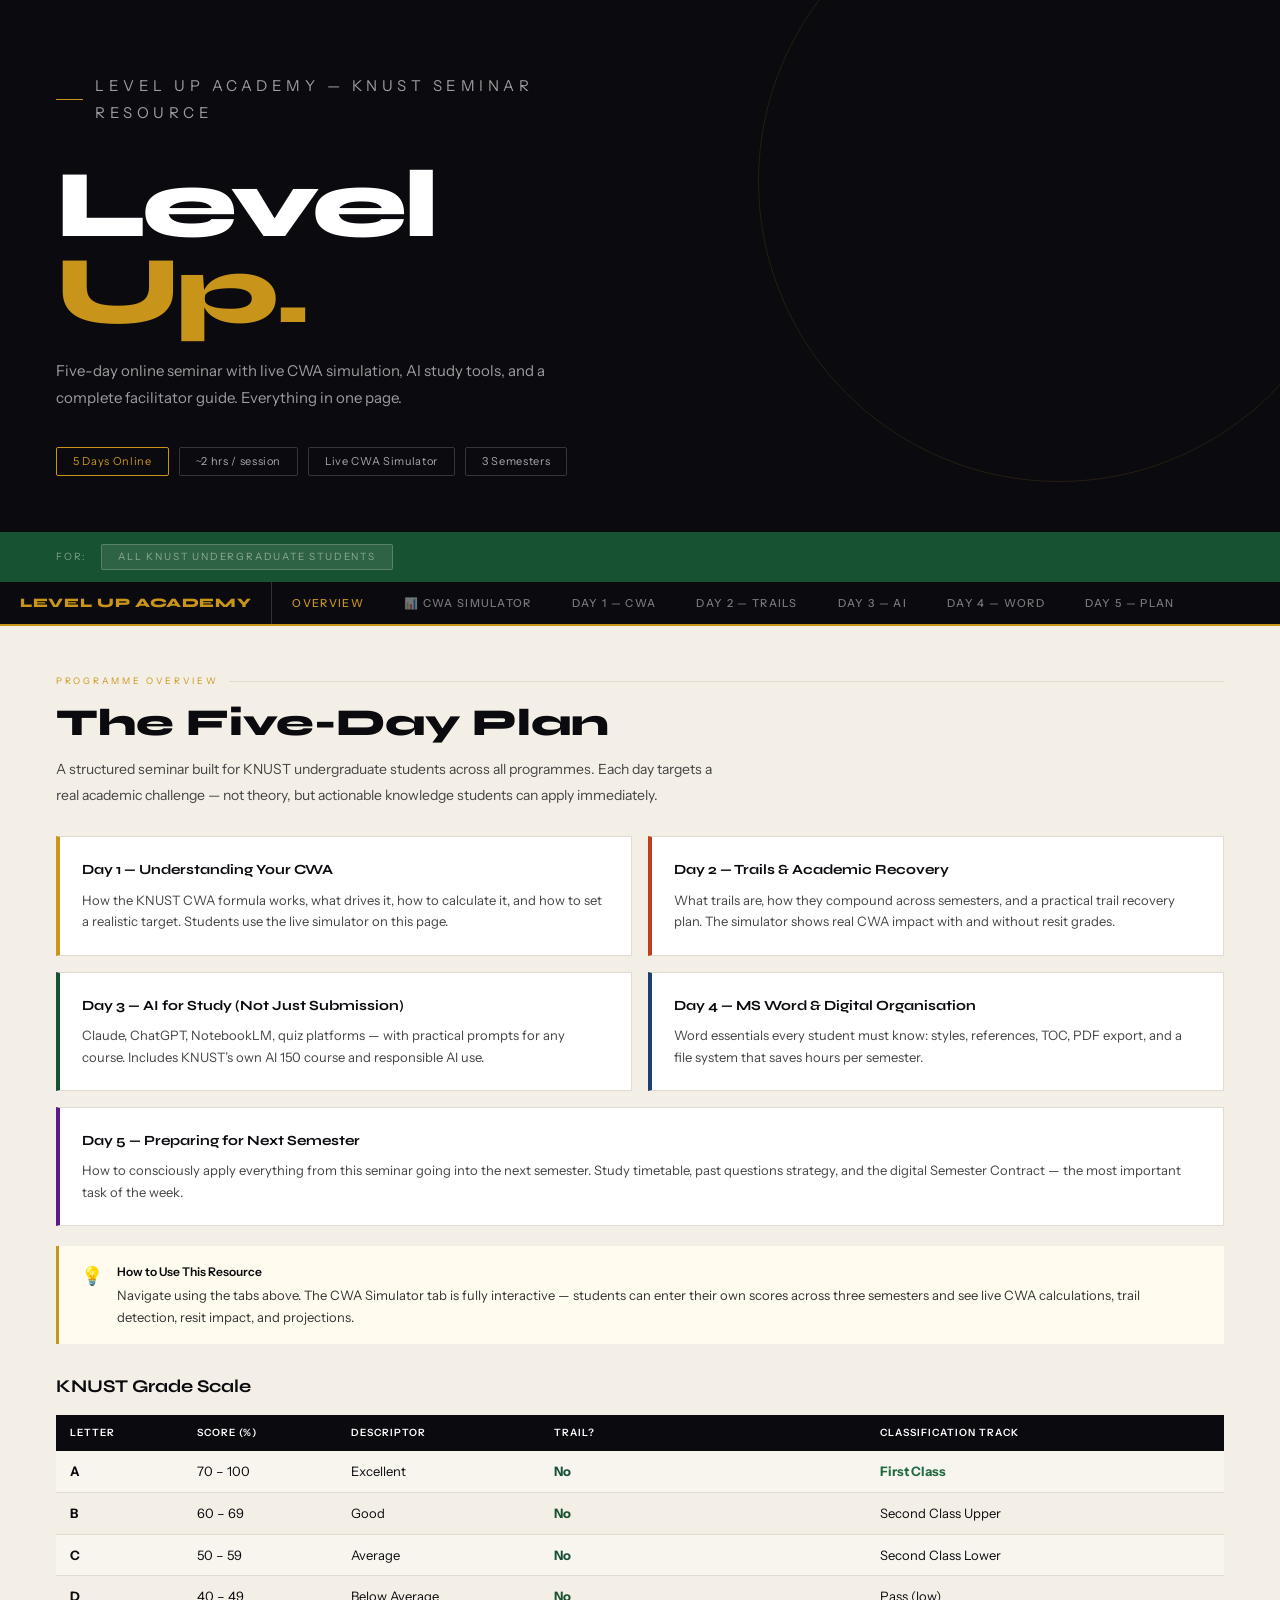
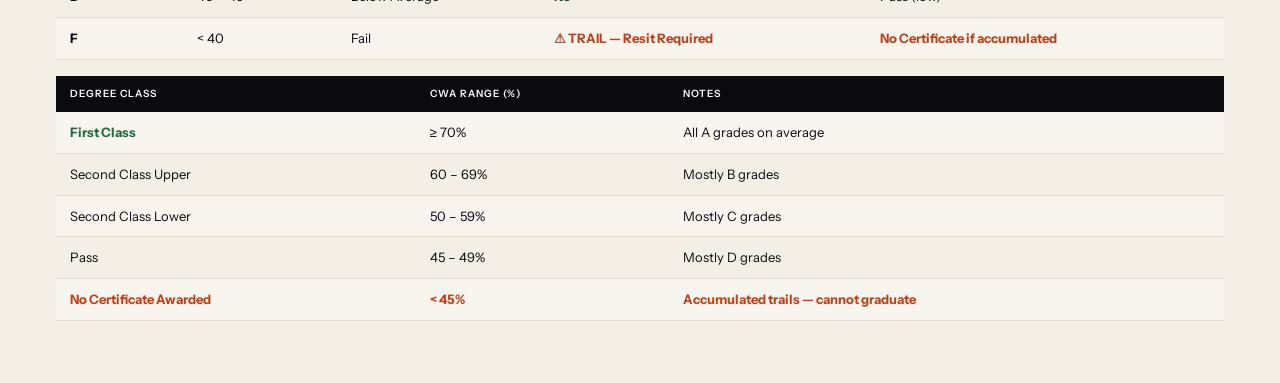
<file: index.html>
<!DOCTYPE html>
<html lang="en">
<head>
<meta charset="UTF-8">
<meta name="viewport" content="width=device-width, initial-scale=1.0">
<title>Level Up Academy — KNUST Seminar Resource</title>
<link href="https://fonts.googleapis.com/css2?family=Syne:wght@400;600;700;800&family=Instrument+Sans:ital,wght@0,400;0,500;0,600;1,400&family=JetBrains+Mono:wght@400;500&display=swap" rel="stylesheet">
<link rel="stylesheet" href="css/main.css">
</head>
<body>

<!-- HERO -->
<div class="hero">
  <p class="hero-tag">Level Up Academy — KNUST Seminar Resource</p>
  <h1>Level<br><em>Up.</em></h1>
  <p>Five-day online seminar with live CWA simulation, AI study tools, and a complete facilitator guide. Everything in one page.</p>
  <div class="hero-chips">
    <span class="chip g">5 Days Online</span>
    <span class="chip">~2 hrs / session</span>
    <span class="chip">Live CWA Simulator</span>
    <span class="chip">3 Semesters</span>
  </div>
</div>
<div class="aud">
  <span>For:</span>
  <span class="aud-p">All KNUST Undergraduate Students</span>
</div>

<!-- TAB NAV -->
<div class="tab-nav">
  <div class="nav-brand">LEVEL UP ACADEMY</div>
  <button class="tab-btn active" onclick="showTab('overview',this)">Overview</button>
  <button class="tab-btn" onclick="showTab('simulator',this)">📊 CWA Simulator</button>
  <button class="tab-btn" onclick="showTab('day1',this)">Day 1 — CWA</button>
  <button class="tab-btn" onclick="showTab('day2',this)">Day 2 — Trails</button>
  <button class="tab-btn" onclick="showTab('day3',this)">Day 3 — AI</button>
  <button class="tab-btn" onclick="showTab('day4',this)">Day 4 — Word</button>
  <button class="tab-btn" onclick="showTab('day5',this)">Day 5 — Plan</button>
</div>

<!-- TAB CONTENT — injected by loader -->
<div id="tab-root"></div>

<script src="js/tabs.js"></script>

<script>
(async function loadPartials() {
  const partials = [
    'tab-overview',
    'tab-simulator',
    'tab-day1',
    'tab-day2',
    'tab-day3',
    'tab-day4',
    'tab-day5',
  ];
  const root = document.getElementById('tab-root');
  for (const name of partials) {
    const res  = await fetch(`partials/${name}.html`);
    const html = await res.text();
    root.insertAdjacentHTML('beforeend', html);
  }
})();
</script>

</body>
</html>
</file>
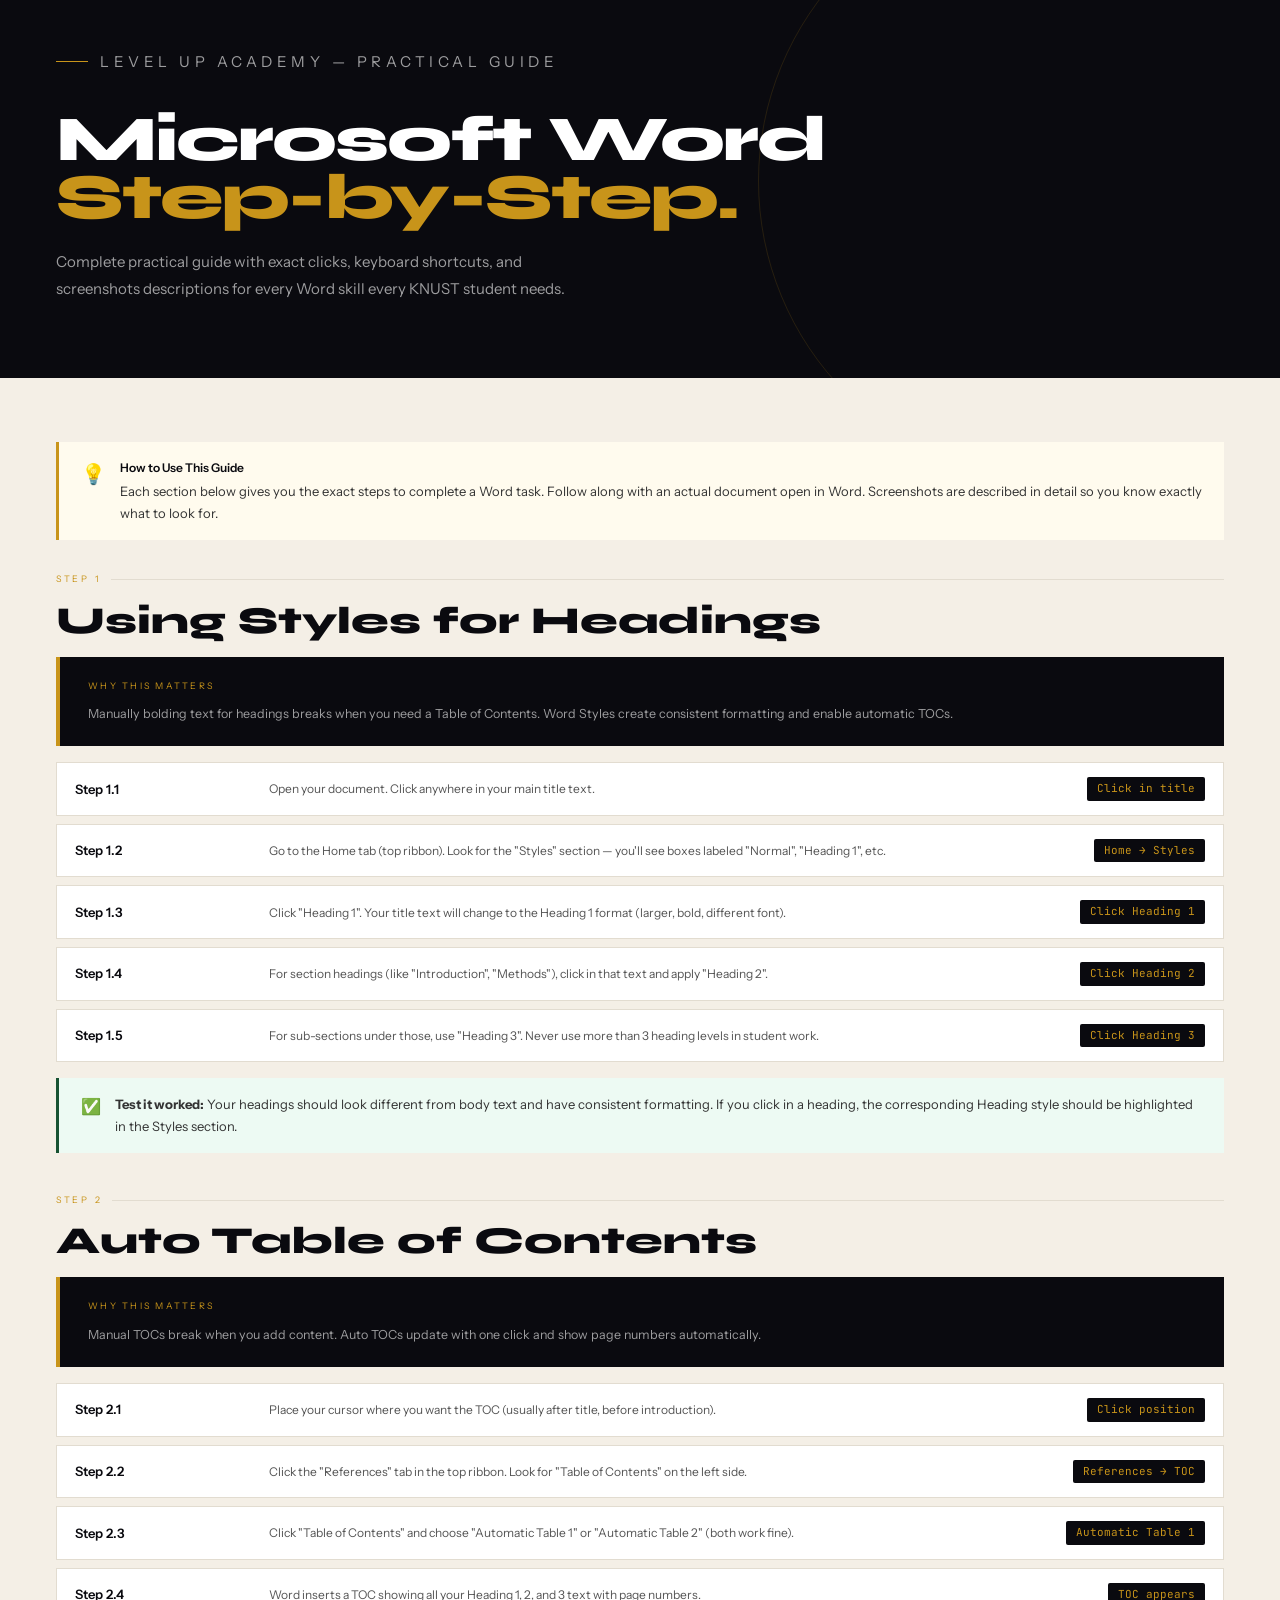
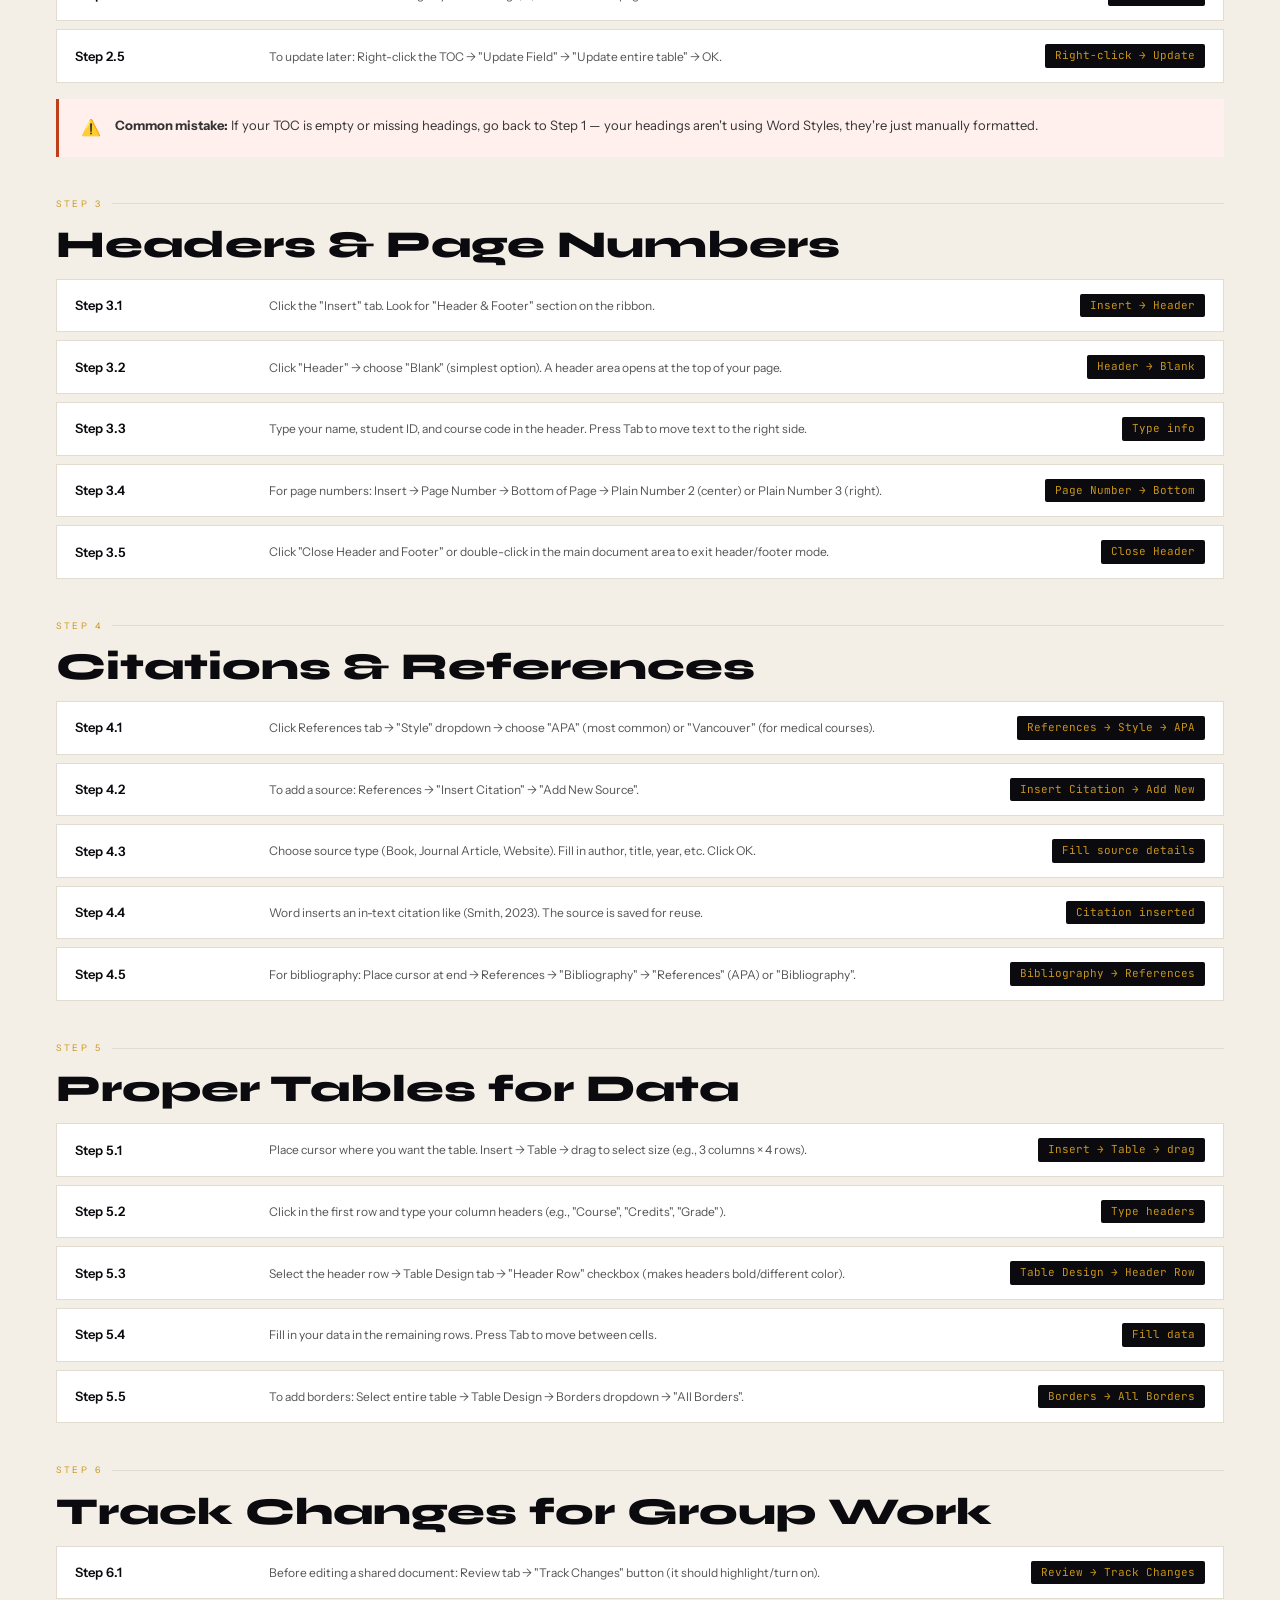
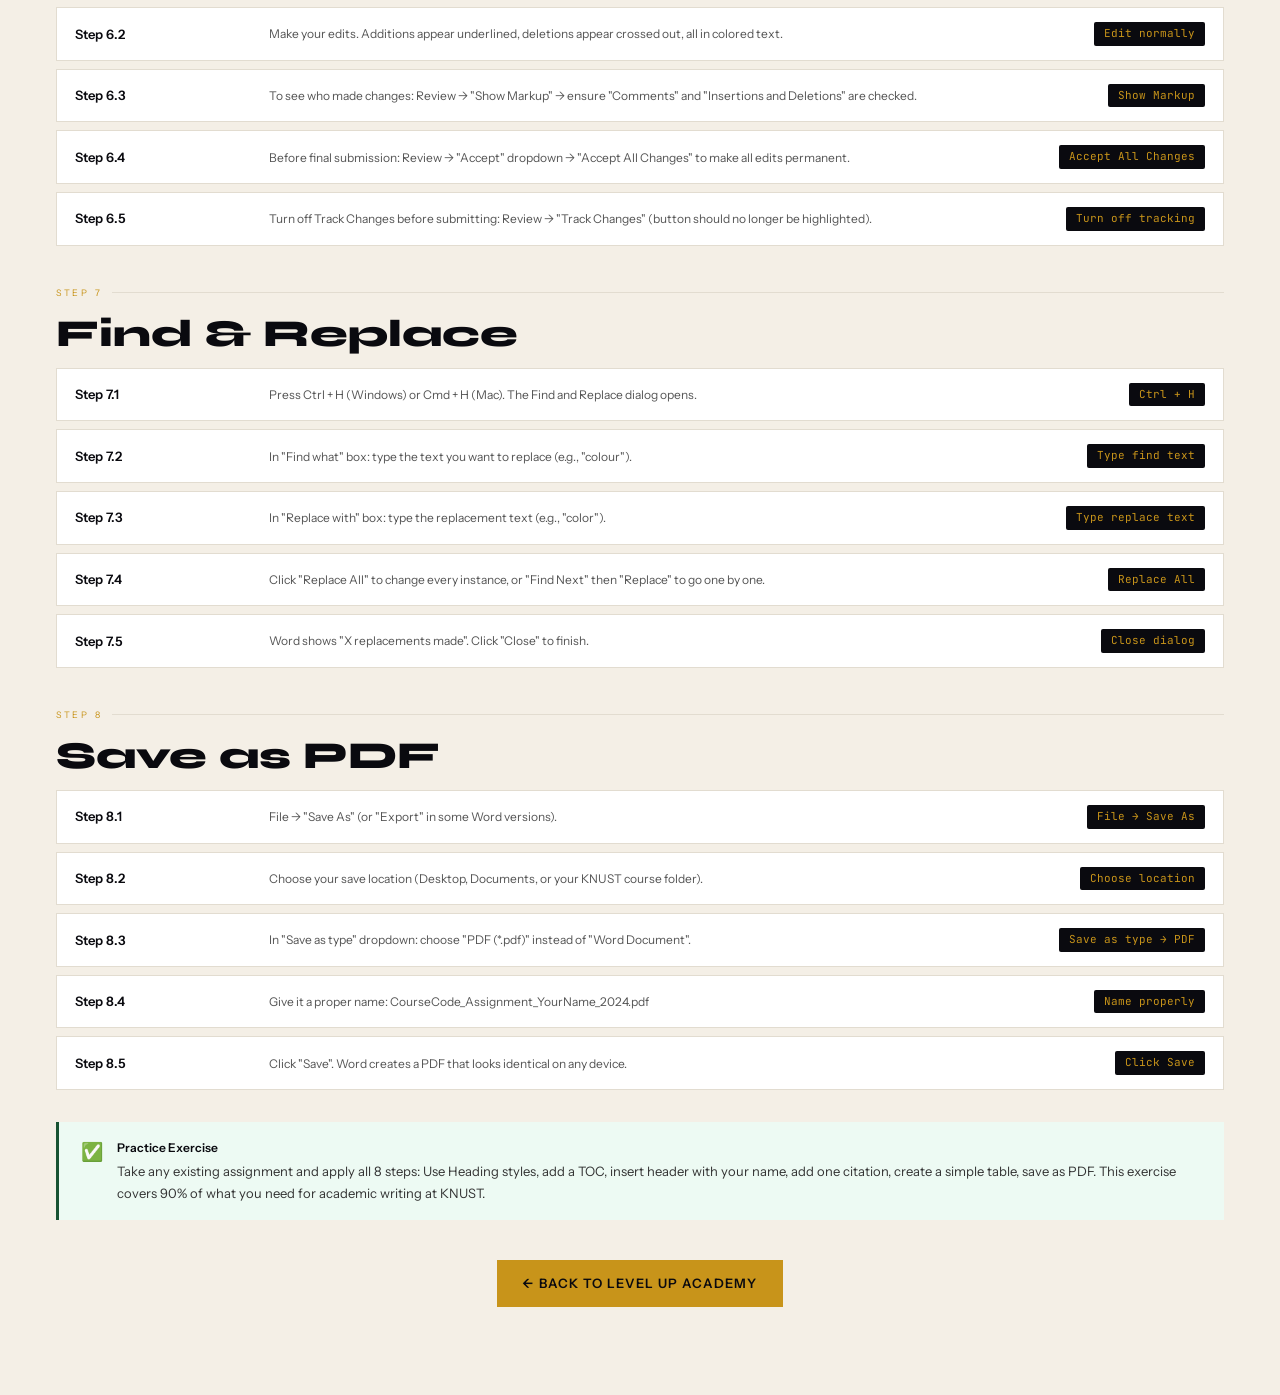
<file: word-guide.html>
<!DOCTYPE html>
<html lang="en">
<head>
<meta charset="UTF-8">
<meta name="viewport" content="width=device-width, initial-scale=1.0">
<title>Microsoft Word Practical Guide — Level Up Academy</title>
<link href="https://fonts.googleapis.com/css2?family=Syne:wght@400;600;700;800&family=Instrument+Sans:ital,wght@0,400;0,500;0,600;1,400&family=JetBrains+Mono:wght@400;500&display=swap" rel="stylesheet">
<link rel="stylesheet" href="css/main.css">
</head>
<body>

<div class="hero" style="padding:48px 56px 40px">
  <p class="hero-tag">Level Up Academy — Practical Guide</p>
  <h1 style="font-size:clamp(36px,6vw,64px)">Microsoft Word<br><em>Step-by-Step.</em></h1>
  <p>Complete practical guide with exact clicks, keyboard shortcuts, and screenshots descriptions for every Word skill every KNUST student needs.</p>
</div>

<div style="padding:48px 56px">

  <div class="callout info" style="margin-bottom:32px">
    <span style="font-size:20px">💡</span>
    <div>
      <h4>How to Use This Guide</h4>
      <p>Each section below gives you the exact steps to complete a Word task. Follow along with an actual document open in Word. Screenshots are described in detail so you know exactly what to look for.</p>
    </div>
  </div>

  <!-- Styles & Headings -->
  <div class="sec-tag">Step 1</div>
  <h2 class="page-title">Using Styles for Headings</h2>
  <div class="formula">
    <div class="fl">Why This Matters</div>
    <p>Manually bolding text for headings breaks when you need a Table of Contents. Word Styles create consistent formatting and enable automatic TOCs.</p>
  </div>

  <div class="skill-rows">
    <div class="skill-row">
      <span class="sn">Step 1.1</span>
      <span class="sd">Open your document. Click anywhere in your main title text.</span>
      <span class="sk">Click in title</span>
    </div>
    <div class="skill-row">
      <span class="sn">Step 1.2</span>
      <span class="sd">Go to the Home tab (top ribbon). Look for the "Styles" section — you'll see boxes labeled "Normal", "Heading 1", etc.</span>
      <span class="sk">Home → Styles</span>
    </div>
    <div class="skill-row">
      <span class="sn">Step 1.3</span>
      <span class="sd">Click "Heading 1". Your title text will change to the Heading 1 format (larger, bold, different font).</span>
      <span class="sk">Click Heading 1</span>
    </div>
    <div class="skill-row">
      <span class="sn">Step 1.4</span>
      <span class="sd">For section headings (like "Introduction", "Methods"), click in that text and apply "Heading 2".</span>
      <span class="sk">Click Heading 2</span>
    </div>
    <div class="skill-row">
      <span class="sn">Step 1.5</span>
      <span class="sd">For sub-sections under those, use "Heading 3". Never use more than 3 heading levels in student work.</span>
      <span class="sk">Click Heading 3</span>
    </div>
  </div>

  <div class="callout ok">
    <span style="font-size:16px">✅</span>
    <div><p><strong>Test it worked:</strong> Your headings should look different from body text and have consistent formatting. If you click in a heading, the corresponding Heading style should be highlighted in the Styles section.</p></div>
  </div>

  <!-- Table of Contents -->
  <div class="sec-tag" style="margin-top:40px">Step 2</div>
  <h2 class="page-title">Auto Table of Contents</h2>
  <div class="formula">
    <div class="fl">Why This Matters</div>
    <p>Manual TOCs break when you add content. Auto TOCs update with one click and show page numbers automatically.</p>
  </div>

  <div class="skill-rows">
    <div class="skill-row">
      <span class="sn">Step 2.1</span>
      <span class="sd">Place your cursor where you want the TOC (usually after title, before introduction).</span>
      <span class="sk">Click position</span>
    </div>
    <div class="skill-row">
      <span class="sn">Step 2.2</span>
      <span class="sd">Click the "References" tab in the top ribbon. Look for "Table of Contents" on the left side.</span>
      <span class="sk">References → TOC</span>
    </div>
    <div class="skill-row">
      <span class="sn">Step 2.3</span>
      <span class="sd">Click "Table of Contents" and choose "Automatic Table 1" or "Automatic Table 2" (both work fine).</span>
      <span class="sk">Automatic Table 1</span>
    </div>
    <div class="skill-row">
      <span class="sn">Step 2.4</span>
      <span class="sd">Word inserts a TOC showing all your Heading 1, 2, and 3 text with page numbers.</span>
      <span class="sk">TOC appears</span>
    </div>
    <div class="skill-row">
      <span class="sn">Step 2.5</span>
      <span class="sd">To update later: Right-click the TOC → "Update Field" → "Update entire table" → OK.</span>
      <span class="sk">Right-click → Update</span>
    </div>
  </div>

  <div class="callout warn">
    <span style="font-size:16px">⚠️</span>
    <div><p><strong>Common mistake:</strong> If your TOC is empty or missing headings, go back to Step 1 — your headings aren't using Word Styles, they're just manually formatted.</p></div>
  </div>

  <!-- Headers & Page Numbers -->
  <div class="sec-tag" style="margin-top:40px">Step 3</div>
  <h2 class="page-title">Headers & Page Numbers</h2>

  <div class="skill-rows">
    <div class="skill-row">
      <span class="sn">Step 3.1</span>
      <span class="sd">Click the "Insert" tab. Look for "Header & Footer" section on the ribbon.</span>
      <span class="sk">Insert → Header</span>
    </div>
    <div class="skill-row">
      <span class="sn">Step 3.2</span>
      <span class="sd">Click "Header" → choose "Blank" (simplest option). A header area opens at the top of your page.</span>
      <span class="sk">Header → Blank</span>
    </div>
    <div class="skill-row">
      <span class="sn">Step 3.3</span>
      <span class="sd">Type your name, student ID, and course code in the header. Press Tab to move text to the right side.</span>
      <span class="sk">Type info</span>
    </div>
    <div class="skill-row">
      <span class="sn">Step 3.4</span>
      <span class="sd">For page numbers: Insert → Page Number → Bottom of Page → Plain Number 2 (center) or Plain Number 3 (right).</span>
      <span class="sk">Page Number → Bottom</span>
    </div>
    <div class="skill-row">
      <span class="sn">Step 3.5</span>
      <span class="sd">Click "Close Header and Footer" or double-click in the main document area to exit header/footer mode.</span>
      <span class="sk">Close Header</span>
    </div>
  </div>

  <!-- Citations & References -->
  <div class="sec-tag" style="margin-top:40px">Step 4</div>
  <h2 class="page-title">Citations & References</h2>

  <div class="skill-rows">
    <div class="skill-row">
      <span class="sn">Step 4.1</span>
      <span class="sd">Click References tab → "Style" dropdown → choose "APA" (most common) or "Vancouver" (for medical courses).</span>
      <span class="sk">References → Style → APA</span>
    </div>
    <div class="skill-row">
      <span class="sn">Step 4.2</span>
      <span class="sd">To add a source: References → "Insert Citation" → "Add New Source".</span>
      <span class="sk">Insert Citation → Add New</span>
    </div>
    <div class="skill-row">
      <span class="sn">Step 4.3</span>
      <span class="sd">Choose source type (Book, Journal Article, Website). Fill in author, title, year, etc. Click OK.</span>
      <span class="sk">Fill source details</span>
    </div>
    <div class="skill-row">
      <span class="sn">Step 4.4</span>
      <span class="sd">Word inserts an in-text citation like (Smith, 2023). The source is saved for reuse.</span>
      <span class="sk">Citation inserted</span>
    </div>
    <div class="skill-row">
      <span class="sn">Step 4.5</span>
      <span class="sd">For bibliography: Place cursor at end → References → "Bibliography" → "References" (APA) or "Bibliography".</span>
      <span class="sk">Bibliography → References</span>
    </div>
  </div>

  <!-- Tables -->
  <div class="sec-tag" style="margin-top:40px">Step 5</div>
  <h2 class="page-title">Proper Tables for Data</h2>

  <div class="skill-rows">
    <div class="skill-row">
      <span class="sn">Step 5.1</span>
      <span class="sd">Place cursor where you want the table. Insert → Table → drag to select size (e.g., 3 columns × 4 rows).</span>
      <span class="sk">Insert → Table → drag</span>
    </div>
    <div class="skill-row">
      <span class="sn">Step 5.2</span>
      <span class="sd">Click in the first row and type your column headers (e.g., "Course", "Credits", "Grade").</span>
      <span class="sk">Type headers</span>
    </div>
    <div class="skill-row">
      <span class="sn">Step 5.3</span>
      <span class="sd">Select the header row → Table Design tab → "Header Row" checkbox (makes headers bold/different color).</span>
      <span class="sk">Table Design → Header Row</span>
    </div>
    <div class="skill-row">
      <span class="sn">Step 5.4</span>
      <span class="sd">Fill in your data in the remaining rows. Press Tab to move between cells.</span>
      <span class="sk">Fill data</span>
    </div>
    <div class="skill-row">
      <span class="sn">Step 5.5</span>
      <span class="sd">To add borders: Select entire table → Table Design → Borders dropdown → "All Borders".</span>
      <span class="sk">Borders → All Borders</span>
    </div>
  </div>

  <!-- Track Changes -->
  <div class="sec-tag" style="margin-top:40px">Step 6</div>
  <h2 class="page-title">Track Changes for Group Work</h2>

  <div class="skill-rows">
    <div class="skill-row">
      <span class="sn">Step 6.1</span>
      <span class="sd">Before editing a shared document: Review tab → "Track Changes" button (it should highlight/turn on).</span>
      <span class="sk">Review → Track Changes</span>
    </div>
    <div class="skill-row">
      <span class="sn">Step 6.2</span>
      <span class="sd">Make your edits. Additions appear underlined, deletions appear crossed out, all in colored text.</span>
      <span class="sk">Edit normally</span>
    </div>
    <div class="skill-row">
      <span class="sn">Step 6.3</span>
      <span class="sd">To see who made changes: Review → "Show Markup" → ensure "Comments" and "Insertions and Deletions" are checked.</span>
      <span class="sk">Show Markup</span>
    </div>
    <div class="skill-row">
      <span class="sn">Step 6.4</span>
      <span class="sd">Before final submission: Review → "Accept" dropdown → "Accept All Changes" to make all edits permanent.</span>
      <span class="sk">Accept All Changes</span>
    </div>
    <div class="skill-row">
      <span class="sn">Step 6.5</span>
      <span class="sd">Turn off Track Changes before submitting: Review → "Track Changes" (button should no longer be highlighted).</span>
      <span class="sk">Turn off tracking</span>
    </div>
  </div>

  <!-- Find & Replace -->
  <div class="sec-tag" style="margin-top:40px">Step 7</div>
  <h2 class="page-title">Find & Replace</h2>

  <div class="skill-rows">
    <div class="skill-row">
      <span class="sn">Step 7.1</span>
      <span class="sd">Press Ctrl + H (Windows) or Cmd + H (Mac). The Find and Replace dialog opens.</span>
      <span class="sk">Ctrl + H</span>
    </div>
    <div class="skill-row">
      <span class="sn">Step 7.2</span>
      <span class="sd">In "Find what" box: type the text you want to replace (e.g., "colour").</span>
      <span class="sk">Type find text</span>
    </div>
    <div class="skill-row">
      <span class="sn">Step 7.3</span>
      <span class="sd">In "Replace with" box: type the replacement text (e.g., "color").</span>
      <span class="sk">Type replace text</span>
    </div>
    <div class="skill-row">
      <span class="sn">Step 7.4</span>
      <span class="sd">Click "Replace All" to change every instance, or "Find Next" then "Replace" to go one by one.</span>
      <span class="sk">Replace All</span>
    </div>
    <div class="skill-row">
      <span class="sn">Step 7.5</span>
      <span class="sd">Word shows "X replacements made". Click "Close" to finish.</span>
      <span class="sk">Close dialog</span>
    </div>
  </div>

  <!-- Save as PDF -->
  <div class="sec-tag" style="margin-top:40px">Step 8</div>
  <h2 class="page-title">Save as PDF</h2>

  <div class="skill-rows">
    <div class="skill-row">
      <span class="sn">Step 8.1</span>
      <span class="sd">File → "Save As" (or "Export" in some Word versions).</span>
      <span class="sk">File → Save As</span>
    </div>
    <div class="skill-row">
      <span class="sn">Step 8.2</span>
      <span class="sd">Choose your save location (Desktop, Documents, or your KNUST course folder).</span>
      <span class="sk">Choose location</span>
    </div>
    <div class="skill-row">
      <span class="sn">Step 8.3</span>
      <span class="sd">In "Save as type" dropdown: choose "PDF (*.pdf)" instead of "Word Document".</span>
      <span class="sk">Save as type → PDF</span>
    </div>
    <div class="skill-row">
      <span class="sn">Step 8.4</span>
      <span class="sd">Give it a proper name: CourseCode_Assignment_YourName_2024.pdf</span>
      <span class="sk">Name properly</span>
    </div>
    <div class="skill-row">
      <span class="sn">Step 8.5</span>
      <span class="sd">Click "Save". Word creates a PDF that looks identical on any device.</span>
      <span class="sk">Click Save</span>
    </div>
  </div>

  <div class="callout ok" style="margin-top:32px">
    <span style="font-size:18px">✅</span>
    <div>
      <h4>Practice Exercise</h4>
      <p>Take any existing assignment and apply all 8 steps: Use Heading styles, add a TOC, insert header with your name, add one citation, create a simple table, save as PDF. This exercise covers 90% of what you need for academic writing at KNUST.</p>
    </div>
  </div>

  <div style="text-align:center;margin:40px 0">
    <a href="index.html" class="cta-btn primary" style="font-size:13px;padding:12px 24px">
      ← Back to Level Up Academy
    </a>
  </div>

</div>

</body>
</html>
</file>
<file: css/main.css>
:root{
  --ink:#0a0a0f;--paper:#f4efe6;--gold:#c8941a;--gold-l:#f0d070;--gold-d:#8a6010;
  --rust:#bf3f18;--forest:#175232;--forest-l:#1e6a40;--slate:#1e2d3d;
  --mist:#e2dcd0;--white:#ffffff;--alt:#f8f4ee;
  --lr:#fff0ee;--ly:#fffbee;--lg:#edfaf3;--lb:#eef5ff;
  --dr:#c00000;--dg:#175232;
  --d1:#c8941a;--d2:#bf3f18;--d3:#175232;--d4:#1a3f70;--d5:#5c1a8c;
}
*{margin:0;padding:0;box-sizing:border-box}
html{scroll-behavior:smooth;font-size:15px}
body{background:var(--paper);color:var(--ink);font-family:'Instrument Sans',sans-serif;line-height:1.6;overflow-x:hidden}

/* ─── NAV ─────────────────────────────────────────────────────────────────── */
nav{position:sticky;top:0;z-index:200;background:var(--ink);display:flex;align-items:stretch;overflow-x:auto;border-bottom:2px solid var(--gold)}
.nav-brand{font-family:'Syne',sans-serif;font-weight:800;font-size:14px;color:var(--gold);padding:0 20px;display:flex;align-items:center;border-right:1px solid #222;flex-shrink:0;letter-spacing:.05em}
nav a{color:rgba(255,255,255,.55);font-size:11px;letter-spacing:.12em;text-transform:uppercase;text-decoration:none;padding:14px 14px;border-right:1px solid #1a1a1a;white-space:nowrap;transition:all .15s;font-weight:500}
nav a:hover,nav a.active{color:var(--gold);background:rgba(200,148,26,.08)}

/* ─── HERO ────────────────────────────────────────────────────────────────── */
.hero{background:var(--ink);padding:72px 56px 56px;position:relative;overflow:hidden}
.hero::before{content:'';position:absolute;top:-120px;right:-80px;width:600px;height:600px;border-radius:50%;border:1px solid rgba(200,148,26,.15)}
.hero::after{content:'';position:absolute;bottom:-60px;left:25%;width:400px;height:2px;background:linear-gradient(90deg,transparent,var(--gold),transparent);opacity:.3}
.hero-tag{font-size:10px;letter-spacing:.3em;text-transform:uppercase;color:var(--gold);margin-bottom:18px;display:flex;align-items:center;gap:12px}
.hero-tag::before{content:'';width:32px;height:1px;background:var(--gold)}
.hero h1{font-family:'Syne',sans-serif;font-weight:800;font-size:clamp(52px,8vw,96px);line-height:.9;letter-spacing:-.03em;color:var(--white);margin-bottom:22px}
.hero h1 em{color:var(--gold);font-style:normal}
.hero p{font-size:15px;color:rgba(255,255,255,.6);max-width:520px;line-height:1.8;margin-bottom:36px}
.hero-chips{display:flex;gap:10px;flex-wrap:wrap}
.chip{border:1px solid rgba(255,255,255,.18);padding:5px 16px;border-radius:2px;font-size:11px;color:rgba(255,255,255,.65);letter-spacing:.06em}
.chip.g{border-color:var(--gold);color:var(--gold)}

/* ─── AUDIENCE BANNER ─────────────────────────────────────────────────────── */
.aud{background:var(--forest);padding:12px 56px;display:flex;align-items:center;gap:14px;flex-wrap:wrap}
.aud span{font-size:10px;letter-spacing:.18em;text-transform:uppercase;color:rgba(255,255,255,.45)}
.aud-p{background:rgba(255,255,255,.1);border:1px solid rgba(255,255,255,.2);color:var(--white);padding:4px 16px;border-radius:2px;font-size:12px}

/* ─── TABS ────────────────────────────────────────────────────────────────── */
.tab-nav{background:var(--ink);display:flex;align-items:stretch;border-bottom:2px solid var(--gold);overflow-x:auto;position:sticky;top:0;z-index:200}
.tab-nav .nav-brand{font-family:'Syne',sans-serif;font-weight:800;font-size:13px;color:var(--gold);padding:0 20px;display:flex;align-items:center;border-right:1px solid #333;flex-shrink:0;letter-spacing:.05em;white-space:nowrap}
.tab-btn{background:none;border:none;color:rgba(255,255,255,.45);font-size:11px;letter-spacing:.12em;text-transform:uppercase;padding:14px 20px;cursor:pointer;white-space:nowrap;border-bottom:2px solid transparent;margin-bottom:-2px;font-family:'Instrument Sans',sans-serif;font-weight:500;transition:all .15s}
.tab-btn:hover{color:rgba(255,255,255,.8)}
.tab-btn.active{color:var(--gold);border-bottom-color:var(--gold)}
.tab-pane{display:none;padding:48px 56px}
.tab-pane.active{display:block}

/* ─── SHARED COMPONENTS ───────────────────────────────────────────────────── */
.sec-tag{font-size:9px;letter-spacing:.3em;text-transform:uppercase;color:var(--gold);margin-bottom:14px;display:flex;align-items:center;gap:10px}
.sec-tag::after{content:'';flex:1;height:1px;background:var(--mist)}
h2.page-title{font-family:'Syne',sans-serif;font-weight:800;font-size:clamp(24px,3.5vw,38px);line-height:1.05;margin-bottom:14px}
.intro-p{font-size:14px;color:#444;line-height:1.85;max-width:680px;margin-bottom:28px}
.grid2{display:grid;grid-template-columns:1fr 1fr;gap:16px}
.grid3{display:grid;grid-template-columns:repeat(3,1fr);gap:14px}
.card{background:var(--white);border:1px solid var(--mist);padding:22px}
.card h4{font-family:'Syne',sans-serif;font-weight:700;font-size:14px;margin-bottom:8px}
.card p,.card li{font-size:13px;color:#444;line-height:1.65}
.card ul{list-style:none;display:flex;flex-direction:column;gap:5px;margin-top:8px}
.card ul li::before{content:'→';color:var(--gold);margin-right:8px}
.callout{padding:16px 22px;margin:16px 0;display:flex;gap:14px;align-items:flex-start}
.callout.warn{background:var(--lr);border-left:3px solid var(--rust)}
.callout.info{background:var(--ly);border-left:3px solid var(--gold)}
.callout.ok{background:var(--lg);border-left:3px solid var(--forest)}
.callout p{font-size:13px;color:#333;line-height:1.65}
.callout h4{font-size:12px;font-weight:600;margin-bottom:4px}
.task-box{background:var(--ly);border-left:4px solid var(--gold);padding:20px 24px;margin:22px 0}
.task-box .tl{font-size:9px;letter-spacing:.22em;text-transform:uppercase;color:var(--gold);font-weight:600;margin-bottom:8px}
.task-box h4{font-family:'Syne',sans-serif;font-size:15px;font-weight:700;margin-bottom:8px}
.task-box ul{list-style:none;margin-top:8px;display:flex;flex-direction:column;gap:6px}
.task-box ul li::before{content:'☐';color:var(--gold);margin-right:8px}
.task-box p,.task-box li{font-size:13px;color:#333;line-height:1.7}

/* ─── GRADE TABLE ─────────────────────────────────────────────────────────── */
.gtable{width:100%;border-collapse:collapse;font-size:13px;margin:14px 0}
.gtable th{background:var(--ink);color:var(--white);padding:10px 14px;text-align:left;font-weight:600;font-size:10px;letter-spacing:.1em;text-transform:uppercase}
.gtable td{padding:10px 14px;border-bottom:1px solid var(--mist)}
.gtable tr:nth-child(even) td{background:var(--alt)}
.gtable .trail{color:var(--rust);font-weight:700}
.gtable .good{color:var(--forest);font-weight:700}
.gtable .fc{color:var(--forest-l);font-weight:700}

/* ─── SIMULATOR ───────────────────────────────────────────────────────────── */
.sim-wrap{background:var(--ink);border-radius:2px;overflow:hidden;margin-bottom:0}
.sim-header{background:#111;padding:18px 24px;display:flex;align-items:center;justify-content:space-between;border-bottom:1px solid #222;position:sticky;top:48px;z-index:100}
.sim-title{font-family:'Syne',sans-serif;font-weight:700;font-size:16px;color:var(--white)}
.sim-subtitle{font-size:11px;color:rgba(255,255,255,.4);margin-top:2px}
.sim-body{padding:0}

/* Year/sem nav inside header */
.sim-nav-bar{display:flex;align-items:center;gap:16px;flex-wrap:wrap}
.sim-nav-group{display:flex;align-items:center;gap:4px}
.sim-nav-year-btn{background:none;border:none;color:var(--gold);font-family:'Syne',sans-serif;font-weight:700;font-size:12px;cursor:pointer;padding:4px 6px;letter-spacing:.05em;white-space:nowrap}
.sim-nav-sems{display:flex;gap:2px}
.sim-nav-sem-btn{background:rgba(255,255,255,.06);border:1px solid #333;color:rgba(255,255,255,.5);font-size:10px;letter-spacing:.08em;text-transform:uppercase;padding:4px 10px;cursor:pointer;font-family:'Instrument Sans',sans-serif;font-weight:500;transition:all .15s;white-space:nowrap;border-radius:2px}
.sim-nav-sem-btn:hover{border-color:var(--gold);color:var(--gold)}
.sim-nav-resit{border-color:#3a1800;color:#ff9966}
.sim-nav-resit:hover{border-color:#bf3f18;color:#ff9966}

/* Year block */
.sim-year-block{border-bottom:2px solid #1a1a1a}
.sim-year-heading{display:flex;align-items:center;gap:16px;padding:20px 24px 12px;background:#0d0d0d}
.sim-year-num{font-family:'Syne',sans-serif;font-weight:800;font-size:22px;color:var(--gold);letter-spacing:-.01em;white-space:nowrap}
.sim-year-line{flex:1;height:1px;background:linear-gradient(90deg,rgba(200,148,26,.4),transparent)}

/* Semester section */
.sim-sem-section{padding:0 24px 20px;border-bottom:1px solid #1a1a1a}
.sim-resit-section{background:#0f0800}
.sim-sem-heading{display:flex;align-items:center;gap:12px;padding:14px 0 10px}
.sim-sem-label{font-family:'Syne',sans-serif;font-weight:700;font-size:14px;color:var(--white);letter-spacing:.02em}
.resit-heading .sim-sem-label{color:#ff9966}
.sim-trail-badge{background:rgba(191,63,24,.25);border:1px solid rgba(191,63,24,.5);color:#ff9966;font-size:10px;letter-spacing:.1em;text-transform:uppercase;padding:2px 10px;border-radius:2px}
.sim-clear-badge{background:rgba(23,82,50,.25);border:1px solid rgba(23,82,50,.5);color:#6bff9e;font-size:10px;letter-spacing:.1em;text-transform:uppercase;padding:2px 10px;border-radius:2px}
.sim-resit-note{font-size:11px;color:rgba(255,255,255,.35);font-style:italic}

/* Course table */
.sim-table-wrap{overflow-x:auto}
.sim-courses{width:100%;border-collapse:collapse;font-size:13px}
.sim-courses th{background:#161616;color:rgba(255,255,255,.45);padding:8px 12px;font-size:10px;letter-spacing:.12em;text-transform:uppercase;font-weight:600;text-align:left;border-bottom:1px solid #2a2a2a;white-space:nowrap}
.sim-courses td{border-bottom:1px solid #1e1e1e;padding:0;vertical-align:middle}
.sim-courses tr:hover td{background:rgba(255,255,255,.02)}
.trail-row td{background:rgba(191,63,24,.08)!important}
.trail-row:hover td{background:rgba(191,63,24,.13)!important}

/* Column widths */
.col-code{width:13%}.col-name{width:42%}.col-cr{width:8%}
.col-score{width:10%}.col-grade{width:8%}.col-del{width:4%}
.col-origin{width:8%}

/* Inputs inside table */
.sim-input{background:transparent;border:none;color:rgba(255,255,255,.85);font-family:'Instrument Sans',sans-serif;font-size:13px;width:100%;padding:9px 12px;outline:none;transition:background .15s}
.sim-input:focus{background:rgba(200,148,26,.08)}
.sim-input-code{font-family:'JetBrains Mono',monospace;font-size:12px;color:var(--gold-l)}
.sim-input-name{}
.sim-input-num{font-family:'JetBrains Mono',monospace;font-size:13px;text-align:center}
.trail-text{color:#ff9966!important}
.trail-score{color:#ff9966!important}
.resit-score{color:#88ccff!important}

/* Grade badge */
.sim-grade{display:inline-block;font-family:'JetBrains Mono',monospace;font-size:13px;font-weight:700;color:var(--gold);padding:0 12px}
.grade-f{color:#ff6b6b}
.grade-empty{color:rgba(255,255,255,.25)}

/* Static cells (resit rows) */
.sim-static-code{display:block;font-family:'JetBrains Mono',monospace;font-size:12px;color:rgba(200,148,26,.7);padding:9px 12px}
.sim-static-name{display:block;font-size:13px;color:rgba(255,255,255,.55);padding:9px 12px}
.sim-static-num{display:block;font-family:'JetBrains Mono',monospace;font-size:13px;color:rgba(255,255,255,.4);padding:9px 12px;text-align:center}
.sim-origin{display:block;font-size:10px;color:rgba(255,255,255,.3);letter-spacing:.08em;padding:9px 12px;text-align:center}

/* Summary block */
.sem-summary{display:grid;grid-template-columns:1fr auto;gap:0;margin-top:4px;border-top:2px solid #2a2a2a;background:#0d0d0d}
.sem-summary-left{padding:16px 20px;border-right:1px solid #1e1e1e}
.summary-trail-label{font-size:10px;letter-spacing:.15em;text-transform:uppercase;color:rgba(255,255,255,.35);margin-bottom:8px}
.summary-trail-list{display:flex;flex-wrap:wrap;gap:6px}
.trail-code-tag{background:rgba(191,63,24,.2);border:1px solid rgba(191,63,24,.4);color:#ff9966;font-family:'JetBrains Mono',monospace;font-size:11px;padding:3px 10px;border-radius:2px}
.no-trail-tag{color:rgba(255,255,255,.25);font-size:12px;font-style:italic}
.sem-summary-right{padding:0}
.summary-stats-table{border-collapse:collapse;font-size:12px;min-width:340px}
.summary-stats-table thead th{background:#161616;color:rgba(255,255,255,.4);padding:8px 16px;font-size:10px;letter-spacing:.12em;text-transform:uppercase;font-weight:600;text-align:center;border-bottom:1px solid #2a2a2a}
.summary-stats-table thead th:first-child{text-align:left;width:50%}
.summary-stats-table tbody td{padding:7px 16px;border-bottom:1px solid #1a1a1a;color:rgba(255,255,255,.6)}
.stat-label{font-size:11px;color:rgba(255,255,255,.45);text-align:left}
.stat-val{font-family:'JetBrains Mono',monospace;font-size:12px;color:rgba(255,255,255,.75);text-align:center;font-weight:500}
.cum-dim{color:rgba(255,255,255,.25)!important}
.stat-row-wa td{background:#111;border-top:1px solid #2a2a2a}
.stat-label-wa{font-weight:600;color:rgba(255,255,255,.7)!important}
.stat-val-wa{font-size:14px!important;font-weight:700!important}
.stat-class{font-size:11px!important;font-weight:600!important;text-align:left!important;letter-spacing:.02em}

.trail-row td{background:rgba(191,63,24,.08)!important}
.status-trail{color:#ff6b6b}
.status-clear{color:#6bff9e}

/* CWA dashboard */
.cwa-dash{display:grid;grid-template-columns:repeat(3,1fr);gap:14px;margin:16px 0}
.cwa-card{background:#111;border:1px solid #222;padding:18px;text-align:center}
.cwa-card .cwa-label{font-size:9px;letter-spacing:.2em;text-transform:uppercase;color:rgba(255,255,255,.35);margin-bottom:6px}
.cwa-card .cwa-val{font-family:'JetBrains Mono',monospace;font-size:28px;font-weight:500;color:var(--gold);line-height:1}
.cwa-card .cwa-class{font-size:11px;color:rgba(255,255,255,.5);margin-top:6px}
.cwa-card.highlight{border-color:var(--gold);background:#0f0e00}
.cwa-card.highlight .cwa-val{font-size:38px;color:var(--gold-l)}
.cwa-card.trail-card{border-color:var(--rust)}
.cwa-card.trail-card .cwa-val{color:#ff6b6b}

/* Cumulative timeline */
.cum-timeline{display:flex;align-items:flex-end;gap:4px;height:80px;margin:16px 0;padding:0 4px}
.cum-bar{flex:1;background:rgba(200,148,26,.3);border-radius:2px 2px 0 0;transition:height .4s,background .4s;position:relative;min-height:4px}
.cum-bar.active{background:var(--gold)}
.cum-bar-label{position:absolute;bottom:-20px;left:50%;transform:translateX(-50%);font-size:9px;color:rgba(255,255,255,.4);white-space:nowrap}
.cum-bar-val{position:absolute;top:-18px;left:50%;transform:translateX(-50%);font-size:10px;color:var(--gold);white-space:nowrap;font-family:'JetBrains Mono',monospace}

.add-course-btn{background:none;border:1px dashed #333;color:rgba(255,255,255,.35);font-size:11px;letter-spacing:.12em;text-transform:uppercase;padding:8px;width:100%;cursor:pointer;font-family:'Instrument Sans',sans-serif;transition:all .15s;margin-top:2px}
.add-course-btn:hover{border-color:var(--gold);color:var(--gold)}
.del-btn{background:none;border:none;color:rgba(255,0,0,.3);cursor:pointer;font-size:14px;padding:8px 10px;transition:color .15s}
.del-btn:hover{color:#ff6b6b}

/* Trail scenario */
.trail-scenario{background:#1a0800;border:1px solid #3a1800;padding:20px 24px;margin:16px 0;border-radius:2px}
.trail-scenario h4{font-family:'Syne',sans-serif;font-weight:700;font-size:14px;color:#ff9966;margin-bottom:12px}
.trail-bars{display:flex;flex-direction:column;gap:8px}
.trail-bar-row{display:flex;align-items:center;gap:12px}
.trail-bar-label{font-size:11px;color:rgba(255,255,255,.55);width:180px;flex-shrink:0}
.trail-bar-track{flex:1;height:12px;background:#111;border-radius:2px;overflow:hidden}
.trail-bar-fill{height:100%;border-radius:2px;transition:width .5s}
.trail-bar-val{font-family:'JetBrains Mono',monospace;font-size:11px;color:var(--gold);width:50px;text-align:right}

/* ─── AI TOOLS SECTION ────────────────────────────────────────────────────── */
.tools-grid{display:grid;grid-template-columns:repeat(auto-fill,minmax(200px,1fr));gap:14px;margin:16px 0}
.tool-card{background:var(--ink);border:1px solid #222;padding:22px;position:relative;overflow:hidden;transition:border-color .2s,transform .15s}
.tool-card:hover{border-color:var(--gold);transform:translateY(-2px)}
.tool-card::before{content:'';position:absolute;top:0;left:0;right:0;height:3px}
.tool-card.tc1::before{background:#4285F4}
.tool-card.tc2::before{background:#10A37F}
.tool-card.tc3::before{background:#1A73E8}
.tool-card.tc4::before{background:#6C5CE7}
.tool-card.tc5::before{background:#00B4D8}
.tool-card h4{font-family:'Syne',sans-serif;font-weight:700;font-size:14px;color:var(--gold-l);margin:8px 0 6px}
.tool-card p{font-size:12px;color:rgba(255,255,255,.55);line-height:1.65;margin-bottom:12px}
.tool-icon{font-size:22px;margin-bottom:4px}
.cta-btn{display:inline-flex;align-items:center;gap:6px;background:rgba(255,255,255,.06);border:1px solid rgba(255,255,255,.15);color:var(--white);font-size:11px;letter-spacing:.08em;text-transform:uppercase;padding:7px 14px;text-decoration:none;cursor:pointer;transition:all .15s;font-family:'Instrument Sans',sans-serif;font-weight:500}
.cta-btn:hover{background:rgba(200,148,26,.15);border-color:var(--gold);color:var(--gold)}
.cta-btn.primary{background:var(--gold);color:var(--ink);border-color:var(--gold);font-weight:600}
.cta-btn.primary:hover{background:var(--gold-l)}
.cta-btn svg{width:12px;height:12px;flex-shrink:0}

/* quiz platforms */
.quiz-grid{display:grid;grid-template-columns:repeat(auto-fill,minmax(220px,1fr));gap:14px;margin:16px 0}
.qcard{background:var(--white);border:1px solid var(--mist);padding:20px;position:relative;transition:box-shadow .2s,transform .15s}
.qcard:hover{box-shadow:0 6px 24px rgba(0,0,0,.08);transform:translateY(-2px)}
.qcard::before{content:'';position:absolute;top:0;left:0;right:0;height:4px;border-radius:0}
.qc1::before{background:#4285F4}.qc2::before{background:#FF5733}
.qc3::before{background:#7B2FBE}.qc4::before{background:#00A37A}
.qc5::before{background:#F5A623}.qc6::before{background:#1A73E8}
.qcard h4{font-family:'Syne',sans-serif;font-weight:700;font-size:14px;margin:8px 0 6px}
.qcard .qurl{font-size:11px;color:var(--slate);margin-bottom:8px;display:block;opacity:.7}
.qcard p{font-size:12px;color:#555;line-height:1.6;margin-bottom:12px}
.qcard .how{margin-top:10px;padding-top:10px;border-top:1px solid var(--mist);font-size:11.5px;color:#666;font-style:italic;line-height:1.6}

/* prompts */
.prompt{background:var(--ink);padding:16px 20px;margin:10px 0;border-left:3px solid var(--gold);font-family:'JetBrains Mono',monospace;font-size:12px;color:rgba(255,255,255,.8);line-height:1.7}
.prompt .pl{font-family:'Instrument Sans',sans-serif;font-size:9px;letter-spacing:.2em;text-transform:uppercase;color:var(--gold);margin-bottom:8px;display:block}

/* day headers */
.day-hdr{background:var(--ink);padding:36px 56px;border-left:6px solid var(--gold)}
.day-num{font-family:'Syne',sans-serif;font-weight:800;font-size:56px;color:var(--gold);line-height:1;margin-bottom:6px}
.day-name{font-family:'Syne',sans-serif;font-weight:700;font-size:20px;color:var(--white);margin-bottom:8px}
.day-desc{font-size:13px;color:rgba(255,255,255,.6);max-width:600px;line-height:1.75}
.day-meta{display:flex;gap:14px;margin-top:14px;flex-wrap:wrap}
.dmeta{font-size:10px;border:1px solid rgba(255,255,255,.15);padding:4px 12px;color:rgba(255,255,255,.5);border-radius:2px}

/* timeline */
.timeline{display:flex;flex-direction:column}
.tl-row{display:grid;grid-template-columns:88px 1fr;border-bottom:1px solid var(--mist)}
.tl-time{background:var(--ink);color:var(--gold);font-family:'JetBrains Mono',monospace;font-size:12px;padding:16px;display:flex;align-items:center;justify-content:center;text-align:center;flex-shrink:0}
.tl-body{padding:16px 20px;background:var(--white)}
.tl-body strong{display:block;font-size:13px;font-weight:600;margin-bottom:4px}
.tl-body p{font-size:12px;color:#555;line-height:1.6}

/* word skills */
.skill-rows{display:flex;flex-direction:column;gap:8px;margin:14px 0}
.skill-row{display:grid;grid-template-columns:180px 1fr auto;gap:14px;align-items:center;background:var(--white);border:1px solid var(--mist);padding:14px 18px}
.skill-row .sn{font-weight:600;font-size:13px}
.skill-row .sd{font-size:12px;color:#555}
.skill-row .sk{font-size:11px;background:var(--ink);color:var(--gold);padding:3px 10px;border-radius:2px;font-family:'JetBrains Mono',monospace;white-space:nowrap}

/* guest box */
.guest{background:var(--forest);padding:24px 28px;margin:14px 0;display:grid;grid-template-columns:48px 1fr;gap:20px}
.guest-ico{width:48px;height:48px;background:rgba(255,255,255,.1);border-radius:50%;display:flex;align-items:center;justify-content:center;font-size:22px}
.guest h4{font-family:'Syne',sans-serif;font-weight:700;font-size:15px;color:var(--white);margin-bottom:6px}
.guest p{font-size:13px;color:rgba(255,255,255,.7);line-height:1.7;margin-bottom:8px}
.guest ul{list-style:none;display:flex;flex-direction:column;gap:5px}
.guest ul li{font-size:12px;color:rgba(255,255,255,.6);display:flex;gap:8px}
.guest ul li::before{content:'◆';font-size:7px;color:var(--gold-l);flex-shrink:0;margin-top:4px}

/* semester contract */
.contract{background:var(--ink);padding:32px 36px;margin:24px 0;border:1px solid var(--gold)}
.contract h3{font-family:'Syne',sans-serif;font-weight:800;font-size:20px;color:var(--gold);margin-bottom:20px;letter-spacing:.02em}
.contract-field{margin-bottom:16px}
.contract-field label{display:block;font-size:10px;letter-spacing:.2em;text-transform:uppercase;color:rgba(255,255,255,.4);margin-bottom:6px}
.contract-field input{background:rgba(255,255,255,.05);border:1px solid #333;color:var(--white);font-family:'Instrument Sans',sans-serif;font-size:13px;padding:10px 14px;width:100%;outline:none;transition:border-color .15s}
.contract-field input:focus{border-color:var(--gold)}
.contract-sig{display:grid;grid-template-columns:1fr 1fr;gap:14px;margin-top:20px}

/* formula box */
.formula{background:var(--ink);padding:22px 28px;margin:16px 0;border-left:4px solid var(--gold)}
.formula .fl{font-size:9px;letter-spacing:.25em;text-transform:uppercase;color:var(--gold);margin-bottom:10px}
.formula .fm{font-family:'JetBrains Mono',monospace;font-size:17px;color:var(--gold-l);font-weight:500;margin-bottom:10px}
.formula p{font-size:12.5px;color:rgba(255,255,255,.6);line-height:1.7}

/* domain section */
.domain-split{display:grid;grid-template-columns:1fr 1fr;gap:14px;margin:16px 0}
.domain-panel{background:var(--ink);border:1px solid #222;padding:24px}
.domain-panel h3{font-family:'Syne',sans-serif;font-weight:700;font-size:16px;color:var(--gold-l);margin-bottom:4px}
.domain-panel .dp-sub{font-size:10px;letter-spacing:.12em;text-transform:uppercase;color:rgba(255,255,255,.3);margin-bottom:16px}

/* section dividers */
.day-div{height:4px;background:linear-gradient(90deg,var(--gold),transparent 70%)}

/* responsive */
@media(max-width:860px){
  .tab-pane{padding:28px 20px}
  .hero{padding:48px 20px 40px}
  .aud{padding:12px 20px}
  .day-hdr{padding:28px 20px}
  .grid2,.grid3,.domain-split,.cwa-dash,.skill-row{grid-template-columns:1fr}
  .contract-sig{grid-template-columns:1fr}
  .sim-header{flex-direction:column;align-items:flex-start;gap:12px}
  .sem-tabs{flex-wrap:wrap}
  .sem-summary{grid-template-columns:1fr}
  .sem-summary-left{border-right:none;border-bottom:1px solid #1e1e1e}
  .summary-stats-table{min-width:100%;width:100%}
}

/* animations */
@keyframes fadeUp{from{opacity:0;transform:translateY(16px)}to{opacity:1;transform:translateY(0)}}
.hero>*{animation:fadeUp .5s ease both}
.hero .hero-tag{animation-delay:.1s}
.hero h1{animation-delay:.2s}
.hero p{animation-delay:.3s}
.hero-chips{animation-delay:.4s}
</file>
